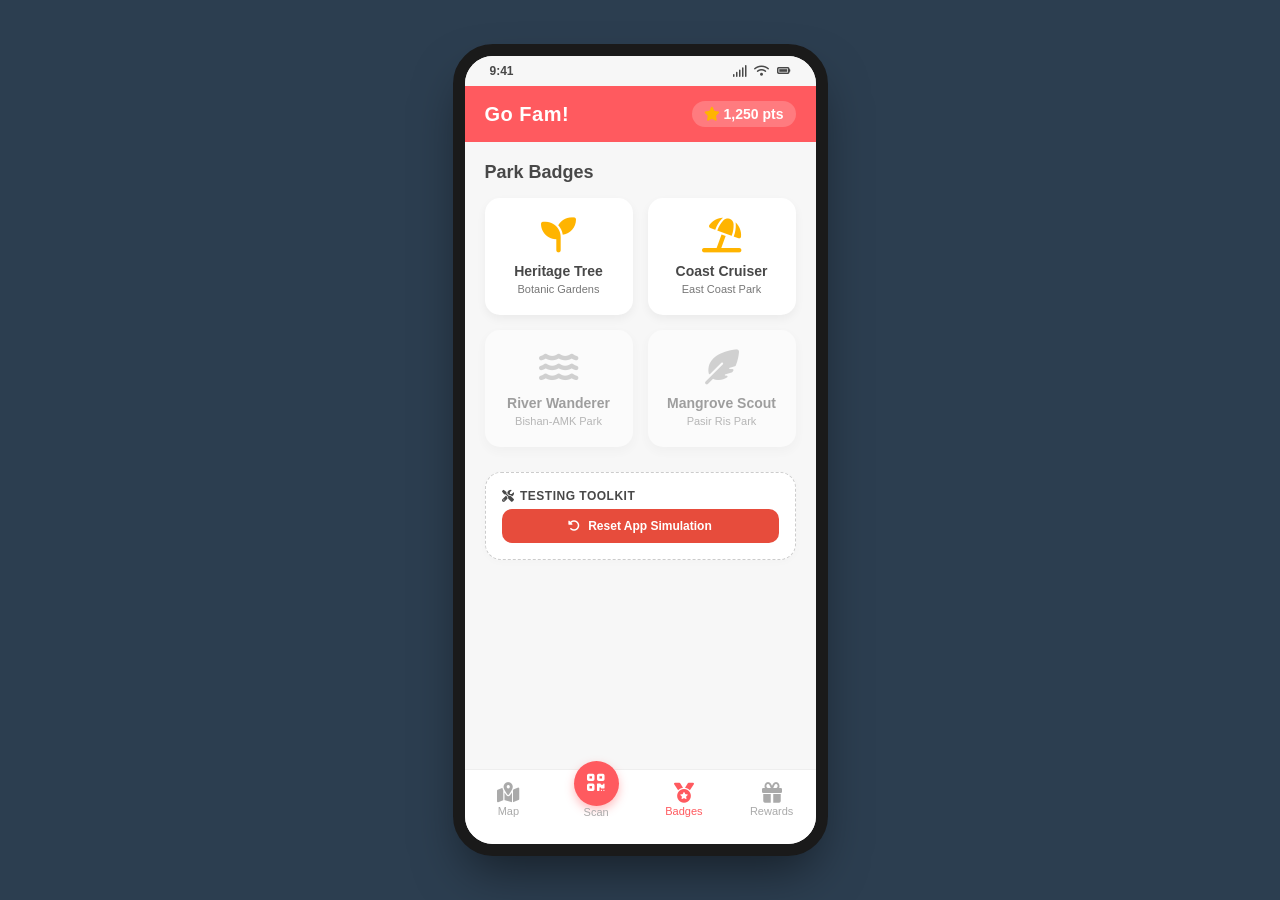
<file: badges.html>
<!DOCTYPE html>
<html lang="en">
<head>
    <meta charset="UTF-8">
    <meta name="viewport" content="width=device-width, initial-scale=1.0">
    <title>Go Fam! - Badges</title>
    <link rel="stylesheet" href="style.css">
    <link rel="stylesheet" href="https://cdnjs.cloudflare.com/ajax/libs/font-awesome/6.4.0/css/all.min.css">
</head>
<body>

    <div class="phone-container">
        <div class="status-bar">
            <span>9:41</span>
            <div class="status-icons"><i class="fas fa-signal"></i> <i class="fas fa-wifi"></i> <i class="fas fa-battery-full"></i></div>
        </div>

        <header class="app-header">
            <h1>Go Fam!</h1>
            <div class="family-points"><i class="fas fa-star"></i> <span id="total-points">750</span> pts</div>
        </header>

        <main class="app-content content-padding">
            <h2 class="section-title">Park Badges</h2>
            
            <div class="badges-grid">
                <div class="badge-card earned">
                    <i class="fas fa-seedling"></i>
                    <h3>Heritage Tree</h3>
                    <p>Botanic Gardens</p>
                </div>
                <div class="badge-card earned">
                    <i class="fas fa-umbrella-beach"></i>
                    <h3>Coast Cruiser</h3>
                    <p>East Coast Park</p>
                </div>
                <div id="river-wanderer-card" class="badge-card locked">
                    <i class="fas fa-water"></i>
                    <h3>River Wanderer</h3>
                    <p>Bishan-AMK Park</p>
                </div>
                <div class="badge-card locked">
                    <i class="fas fa-feather-alt"></i>
                    <h3>Mangrove Scout</h3>
                    <p>Pasir Ris Park</p>
                </div>
            </div>

            <div class="dev-panel-container">
                <div class="dev-panel-header">
                    <i class="fas fa-tools"></i> Testing Toolkit
                </div>
                <button class="dev-reset-btn" onclick="resetAppDevMode()">
                    <i class="fas fa-undo-alt"></i> Reset App Simulation
                </button>
            </div>
        </main>

        <nav class="bottom-nav">
            <a href="index.html" class="nav-item">
                <i class="fas fa-map-marked-alt"></i>
                <span>Map</span>
            </a>
            <a href="scan.html" class="nav-item">
                <div class="scan-nav-btn"><i class="fas fa-qrcode"></i></div>
                <span>Scan</span>
            </a>
            <a href="badges.html" class="nav-item active">
                <i class="fas fa-medal"></i>
                <span>Badges</span>
            </a>
            <a href="rewards.html" class="nav-item">
                <i class="fas fa-gift"></i>
                <span>Rewards</span>
            </a>
        </nav>
    </div>

    <script src="script.js"></script>
</body>
</html>
</file>
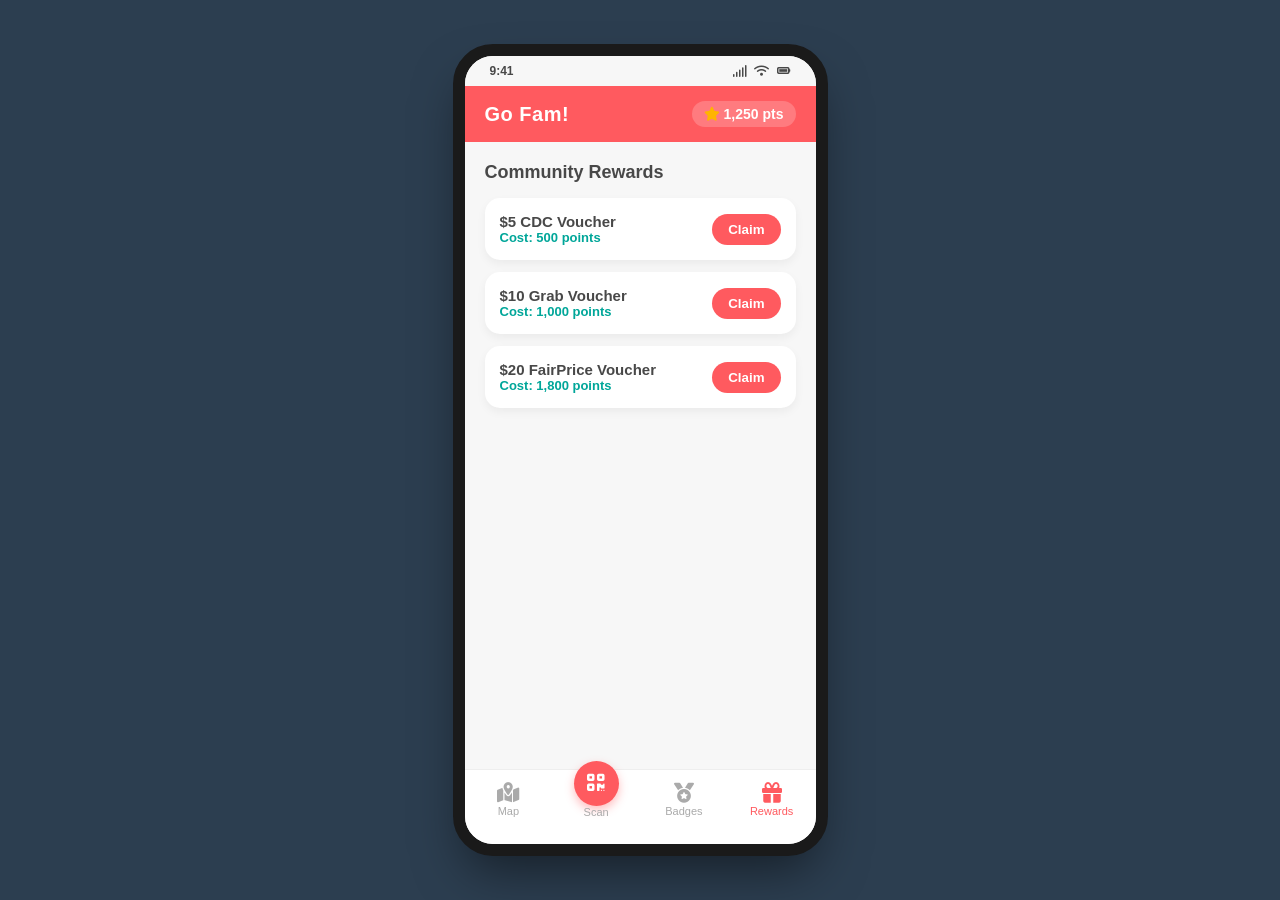
<file: rewards.html>
<!DOCTYPE html>
<html lang="en">
<head>
    <meta charset="UTF-8">
    <meta name="viewport" content="width=device-width, initial-scale=1.0">
    <title>Go Fam! - Rewards</title>
    <link rel="stylesheet" href="style.css">
    <link rel="stylesheet" href="https://cdnjs.cloudflare.com/ajax/libs/font-awesome/6.4.0/css/all.min.css">
</head>
<body>

    <div class="phone-container">
        <div class="status-bar">
            <span>9:41</span>
            <div class="status-icons"><i class="fas fa-signal"></i> <i class="fas fa-wifi"></i> <i class="fas fa-battery-full"></i></div>
        </div>

        <header class="app-header">
            <h1>Go Fam!</h1>
            <div class="family-points"><i class="fas fa-star"></i> <span id="total-points">1,250</span> pts</div>
        </header>

        <main class="app-content content-padding">
            <h2 class="section-title">Community Rewards</h2>
            <div class="rewards-list">
                <div class="reward-item">
                    <div class="reward-info">
                        <h3>$5 CDC Voucher</h3>
                        <p>Cost: 500 points</p>
                    </div>
                    <button class="claim-btn" onclick="claimReward(500, '$5 CDC Voucher')">Claim</button>
                </div>
                <div class="reward-item">
                    <div class="reward-info">
                        <h3>$10 Grab Voucher</h3>
                        <p>Cost: 1,000 points</p>
                    </div>
                    <button class="claim-btn" onclick="claimReward(1000, '$10 Grab Voucher')">Claim</button>
                </div>
                <div class="reward-item">
                    <div class="reward-info">
                        <h3>$20 FairPrice Voucher</h3>
                        <p>Cost: 1,800 points</p>
                    </div>
                    <button class="claim-btn" onclick="claimReward(1800, '$20 FairPrice Voucher')">Claim</button>
                </div>
            </div>
        </main>

        <nav class="bottom-nav">
            <a href="index.html" class="nav-item">
                <i class="fas fa-map-marked-alt"></i>
                <span>Map</span>
            </a>
            <a href="scan.html" class="nav-item">
                <div class="scan-nav-btn"><i class="fas fa-qrcode"></i></div>
                <span>Scan</span>
            </a>
            <a href="badges.html" class="nav-item">
                <i class="fas fa-medal"></i>
                <span>Badges</span>
            </a>
            <a href="rewards.html" class="nav-item active">
                <i class="fas fa-gift"></i>
                <span>Rewards</span>
            </a>
        </nav>
    </div>

    <div id="custom-alert" class="hidden">
        <div class="alert-content">
            <h3 id="alert-title">System Status</h3>
            <p id="alert-msg">Notification Message Content</p>
            <button onclick="closeAlert()">Awesome!</button>
        </div>
    </div>

    <script src="script.js"></script>
</body>
</html>
</file>
<file: style.css>
:root {
    --primary: #FF5A5F;
    --secondary: #00A699;
    --dark: #484848;
    --light: #F7F7F7;
    --accent: #FFB400;
}

* {
    box-sizing: border-box;
    margin: 0;
    padding: 0;
    font-family: 'Segoe UI', Tahoma, Geneva, Verdana, sans-serif;
}

/* Base style: Desktop view with wrapper frame */
body {
    background-color: #2c3e50;
    display: flex;
    justify-content: center;
    align-items: center;
    min-height: 100vh;
}

.phone-container {
    width: 375px;
    height: 812px;
    background: #fff;
    border: 12px solid #1a1a1a;
    border-radius: 40px;
    position: relative;
    box-shadow: 0 25px 50px -12px rgba(0, 0, 0, 0.5);
    display: flex;
    flex-direction: column;
    overflow: hidden;
}

.status-bar {
    height: 30px;
    background: var(--light);
    display: flex;
    justify-content: space-between;
    align-items: center;
    padding: 0 25px;
    font-size: 12px;
    font-weight: 600;
    color: var(--dark);
    flex-shrink: 0;
}
.status-icons i { margin-left: 4px; }

/* MOBILE RESPONSIVE OVERRIDE: Removes background, borders, and prevents scrolling */
@media (max-width: 450px) {
    body {
        background-color: white; /* Removes the dark desktop background */
        align-items: flex-start;
    }

    .phone-container {
        width: 100vw;       /* Spans full width of the mobile screen */
        height: 100dvh;     /* Spans exact dynamic height of the mobile viewport */
        border: none;       /* Removes the thick black phone border */
        border-radius: 0;   /* Removes the rounded phone frame edges */
        box-shadow: none;   /* Removes shadows for a clean look */
    }

    .status-bar {
        display: none;      /* Hides the fake status bar since the phone already has one */
    }
}

.app-header {
    background: var(--primary);
    color: white;
    padding: 15px 20px;
    display: flex;
    justify-content: space-between;
    align-items: center;
    flex-shrink: 0;
}
.app-header h1 {
    font-size: 20px;
    font-weight: 800;
    letter-spacing: 0.5px;
}
.family-points {
    background: rgba(255, 255, 255, 0.2);
    padding: 5px 12px;
    border-radius: 20px;
    font-size: 14px;
    font-weight: bold;
}
.family-points i { color: var(--accent); }

.app-content {
    flex: 1;
    overflow-y: auto;
    background: var(--light);
    position: relative;
    display: flex;
    flex-direction: column;
}

.content-padding {
    padding: 20px;
}

.section-title {
    margin-bottom: 15px;
    color: var(--dark);
    font-size: 18px;
}

/* Functional Interactive Leaflet Map */
#live-map {
    width: 100%;
    height: 100%;
    z-index: 1;
}

.custom-map-flag {
    background: transparent !important;
    border: none !important;
}
.map-flag-inner {
    background: var(--primary);
    color: white;
    width: 38px;
    height: 38px;
    border-radius: 50%;
    display: flex;
    justify-content: center;
    align-items: center;
    box-shadow: 0 4px 10px rgba(0,0,0,0.3);
    animation: bounce 2s infinite;
}

.map-overlay {
    position: absolute;
    bottom: 20px;
    left: 15px;
    right: 15px;
    background: white;
    padding: 12px;
    border-radius: 15px;
    box-shadow: 0 4px 15px rgba(0,0,0,0.15);
    z-index: 10;
}
.map-overlay h3 { font-size: 14px; color: var(--dark); }
.map-overlay p { font-size: 12px; color: #666; margin-top: 2px; }

/* Fixed Scanner Layout Structure Settings */
.scanner-layout {
    justify-content: center;
    align-items: center;
}
.scanner-container {
    width: 100%;
    padding: 0 24px;
    display: flex;
    flex-direction: column;
    align-items: center;
}
.scanner-viewfinder {
    width: 220px !important;
    height: 220px !important;
    border: 4px solid var(--secondary);
    border-radius: 25px;
    position: relative;
    overflow: hidden;
    background: #000;
    display: flex;
    justify-content: center;
    align-items: center;
}
.scanner-viewfinder video {
    width: 100% !important;
    height: 100% !important;
    object-fit: cover !important;
}
.camera-fallback-icon {
    position: absolute;
    color: #444;
    z-index: 1;
}
.laser-line {
    position: absolute;
    width: 90%;
    height: 3px;
    background: var(--secondary);
    animation: scanAnimation 2s linear infinite;
    z-index: 2;
}
.scan-instructions {
    font-size: 13px;
    color: var(--dark);
    margin: 20px 0;
    text-align: center;
    line-height: 1.4;
}
.demo-btn {
    background: var(--secondary);
    color: white;
    border: none;
    padding: 12px 24px;
    border-radius: 25px;
    font-weight: bold;
    cursor: pointer;
}

/* Badges View Styles */
.badges-grid {
    display: grid;
    grid-template-columns: repeat(2, 1fr);
    gap: 15px;
}
.badge-card {
    background: white;
    padding: 20px 10px;
    border-radius: 15px;
    text-align: center;
    box-shadow: 0 4px 10px rgba(0,0,0,0.05);
}
.badge-card i { font-size: 35px; margin-bottom: 10px; }
.badge-card.earned i { color: var(--accent); }
.badge-card.locked { opacity: 0.5; }
.badge-card.locked i { color: #aaa; }
.badge-card h3 { font-size: 14px; color: var(--dark); }
.badge-card p { font-size: 11px; color: #777; margin-top: 4px; }

/* Rewards View Styles */
.rewards-list { display: flex; flex-direction: column; gap: 12px; }
.reward-item {
    background: white;
    padding: 15px;
    border-radius: 15px;
    display: flex;
    justify-content: space-between;
    align-items: center;
    box-shadow: 0 4px 10px rgba(0,0,0,0.05);
}
.reward-info h3 { font-size: 15px; color: var(--dark); }
.reward-info p { font-size: 13px; color: var(--secondary); font-weight: bold; }
.claim-btn {
    background: var(--primary);
    color: white;
    border: none;
    padding: 8px 16px;
    border-radius: 20px;
    font-weight: bold;
    cursor: pointer;
}
.claim-btn.disabled { background: #ccc; cursor: not-allowed; }

/* Fixed Bottom Navigation Configurations */
.bottom-nav {
    height: 75px;
    border-top: 1px solid #eee;
    background: white;
    display: flex;
    justify-content: space-around;
    align-items: center;
    padding-bottom: 15px;
    flex-shrink: 0;
    z-index: 999;
}
.nav-item {
    text-decoration: none;
    color: #aaa;
    display: flex;
    flex-direction: column;
    align-items: center;
    font-size: 11px;
    width: 60px;
}
.nav-item.active { color: var(--primary); }
.nav-item i { font-size: 20px; margin-bottom: 2px; }
.scan-nav-btn {
    background: var(--primary);
    color: white;
    width: 45px;
    height: 45px;
    border-radius: 50%;
    display: flex;
    justify-content: center;
    align-items: center;
    margin-top: -20px;
    box-shadow: 0 4px 10px rgba(255, 90, 95, 0.4);
}
.nav-item.active .scan-nav-btn { background: var(--dark); }

/* Custom QR Location Marker Styling */
.custom-map-qr {
    background: transparent !important;
    border: none !important;
}
.map-qr-inner {
    background: var(--secondary);
    color: white;
    width: 38px;
    height: 38px;
    border-radius: 50%;
    display: flex;
    justify-content: center;
    align-items: center;
    box-shadow: 0 4px 10px rgba(0,0,0,0.25);
    animation: bounce 2s infinite;
}

/* Fix popup text formatting inside Leaflet */
.leaflet-popup-content {
    font-size: 12px;
    font-family: inherit;
    color: var(--dark);
    margin: 8px 12px;
    line-height: 1.3;
}

/* Custom System Popups */
#custom-alert {
    position: absolute;
    top: 0; left: 0; width: 100%; height: 100%;
    background: rgba(0,0,0,0.6);
    display: flex;
    justify-content: center;
    align-items: center;
    z-index: 9999;
}
.alert-content {
    background: white;
    width: 80%;
    padding: 25px;
    border-radius: 20px;
    text-align: center;
}
.alert-content h3 { margin-bottom: 10px; color: var(--dark); }
.alert-content p { font-size: 14px; margin-bottom: 20px; color: #555; line-height: 1.4; }
.alert-content button {
    background: var(--primary);
    color: white;
    border: none;
    padding: 10px 25px;
    border-radius: 20px;
    font-weight: bold;
    cursor: pointer;
}
.hidden { display: none !important; }

/* Animations */
@keyframes scanAnimation {
    0% { top: 5%; }
    50% { top: 90%; }
    100% { top: 5%; }
}
@keyframes bounce {
    0%, 100% { transform: translateY(0); }
    50% { transform: translateY(-6px); }
}

/* Custom User Location Marker Styling */
.custom-map-user {
    background: transparent !important;
    border: none !important;
}
.map-user-inner {
    background: #3498db;
    color: white;
    width: 20px;
    height: 20px;
    border-radius: 50%;
    border: 3px solid white;
    display: flex;
    justify-content: center;
    align-items: center;
    box-shadow: 0 0 12px rgba(52, 152, 219, 0.8);
}

/* Aesthetic Developer Settings Container Wrapper */
.dev-panel-container {
    background: #ffffff;
    border: 1px dashed #ccc;
    border-radius: 16px;
    padding: 16px;
    margin-top: 25px;
    margin-bottom: 10px;
    box-shadow: 0 2px 8px rgba(0,0,0,0.02);
}
/* Aesthetic Developer Settings Container Wrapper */
.dev-panel-container {
    background: #ffffff;
    border: 1px dashed #ccc;
    border-radius: 16px;
    padding: 16px;
    margin-top: 25px;
    margin-bottom: 10px;
    box-shadow: 0 2px 8px rgba(0,0,0,0.02);
}
.dev-panel-header {
    font-size: 12px;
    font-weight: 700;
    color: var(--dark);
    text-transform: uppercase;
    letter-spacing: 0.5px;
    margin-bottom: 6px;
    display: flex;
    align-items: center;
    gap: 6px;
}
.dev-panel-container p {
    font-size: 11px;
    color: #777;
    line-height: 1.4;
    margin-bottom: 12px;
}
.dev-reset-btn {
    width: 100%;
    background: #e74c3c;
    color: white;
    border: none;
    padding: 10px;
    border-radius: 10px;
    font-size: 12px;
    font-weight: bold;
    cursor: pointer;
    display: flex;
    justify-content: center;
    align-items: center;
    gap: 8px;
    transition: background 0.2s;
}
.dev-reset-btn:active {
    background: #c0392b;
}
</file>
